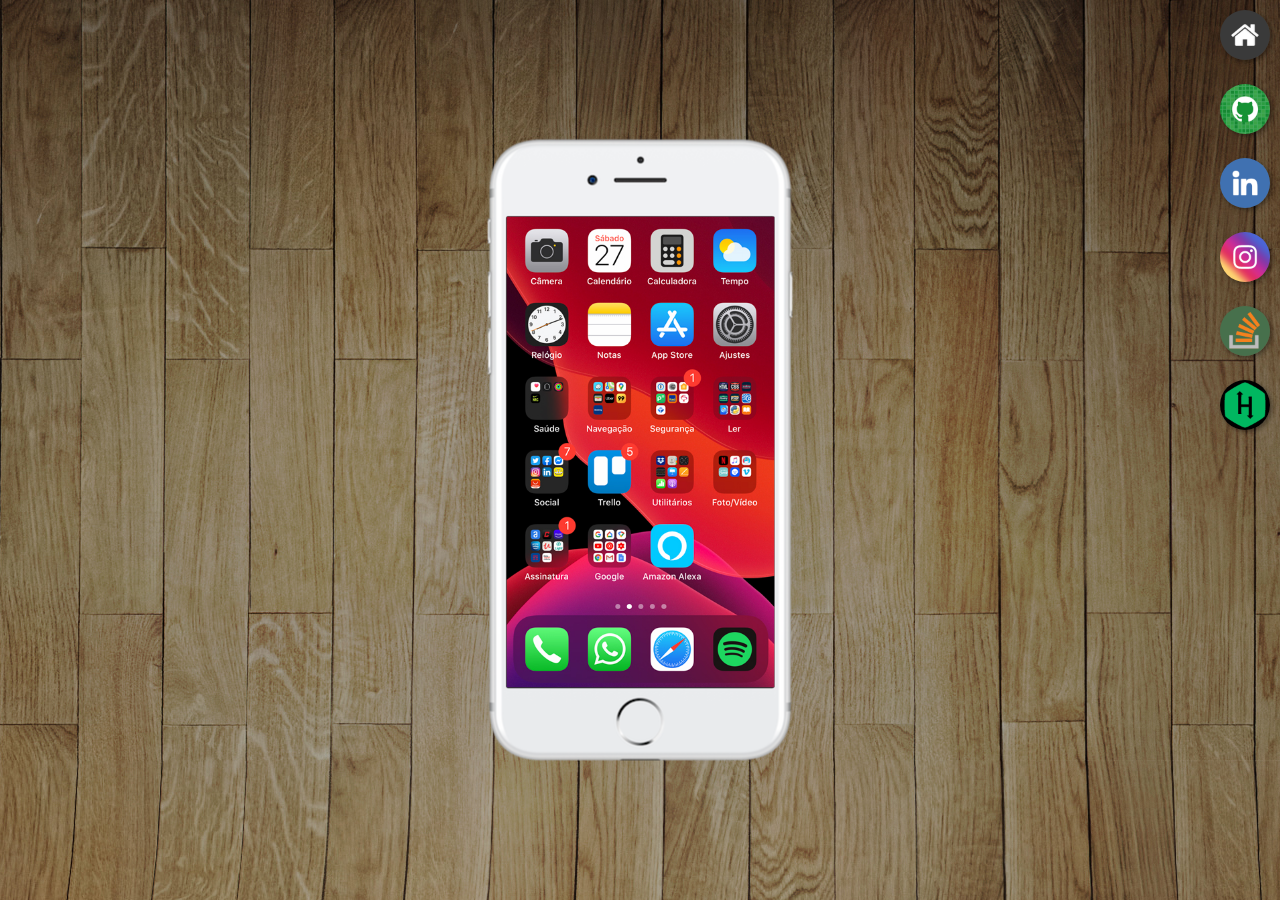
<file: index.html>
<!DOCTYPE html>
<html lang="pt-br">
<head>
    <meta charset="UTF-8">
    <meta name="viewport" content="width=device-width, initial-scale=1.0">
    <title>Projeto Redes Sociais</title>
    <link rel="shortcut icon" href="favicon.ico" type="image/x-icon">
    <link rel="stylesheet" href="estilos/style.css">
</head>
<body>
    <main>
        <section id="celular">
            <iframe src="home.html" name="tela" id="tela" frameborder="0">
                [ERRO] Infelizmente seu <a href="https://www.microsoft.com/en-us/edge?ocid=ORSEARCH_Bing">navegador</a> não é compatível com o conteúdo!
            </iframe>
        </section>
        <section id="redes-sociais">
            <a href="home.html" target="tela"><img src="imagens/logo-home.jpg" alt="Home"></a><br>
            <a href="github.html" target="tela"><img src="imagens/logo-github.jpg" alt="GitHub"></a><br>
            <a href="linkedin.html" target="tela"><img src="imagens/linkedin logo.png" id="linkedin" alt="linkedin"></a><br>
            <a href="insta.html" target="tela"><img src="imagens/logo-instagram.jpg" alt="Instagram"></a><br>
            <a href="stack.html" target="tela"><img src="imagens/stack logo.png" alt="stackoverflow"></a><br>
            <a href="hacker.html" target="tela"><img src="imagens/hackerrank logo.png" alt="hackerrank"></a><br>

        </section>
    </main>
</body>
</html>
</file>
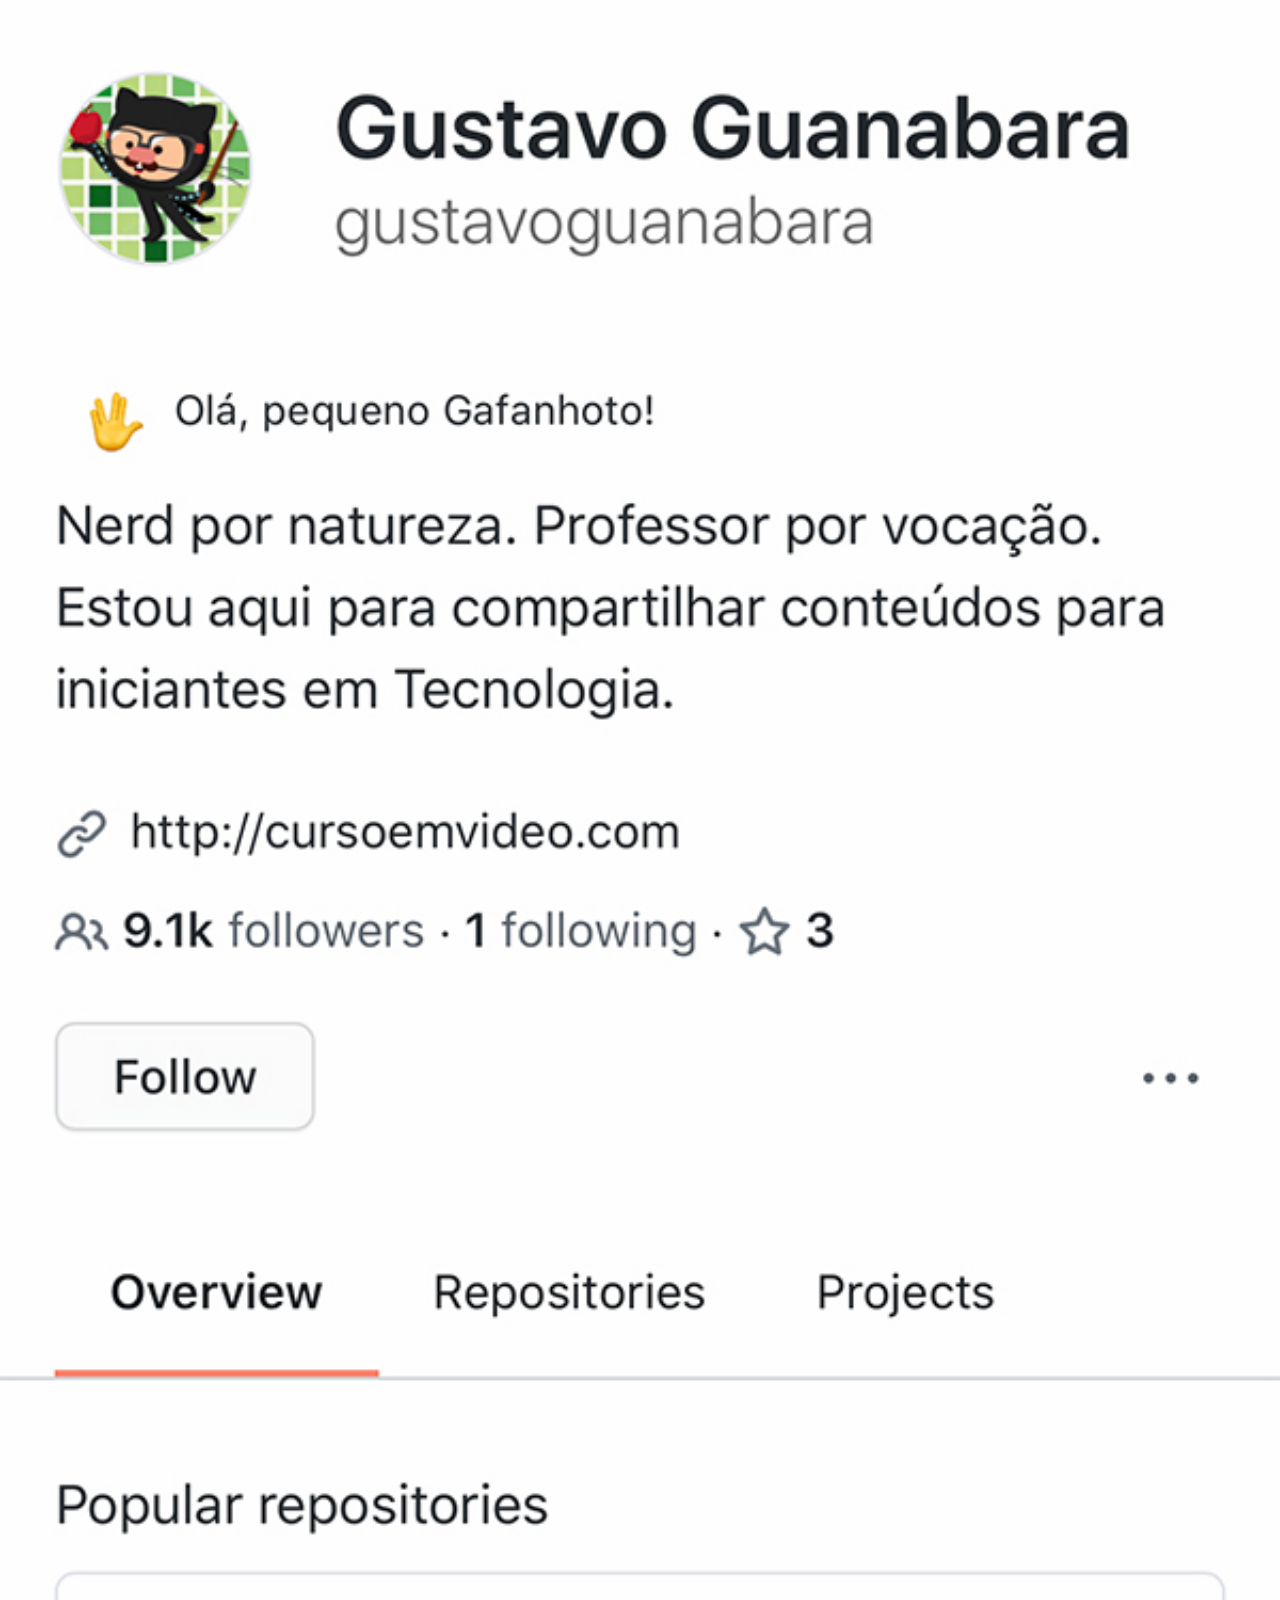
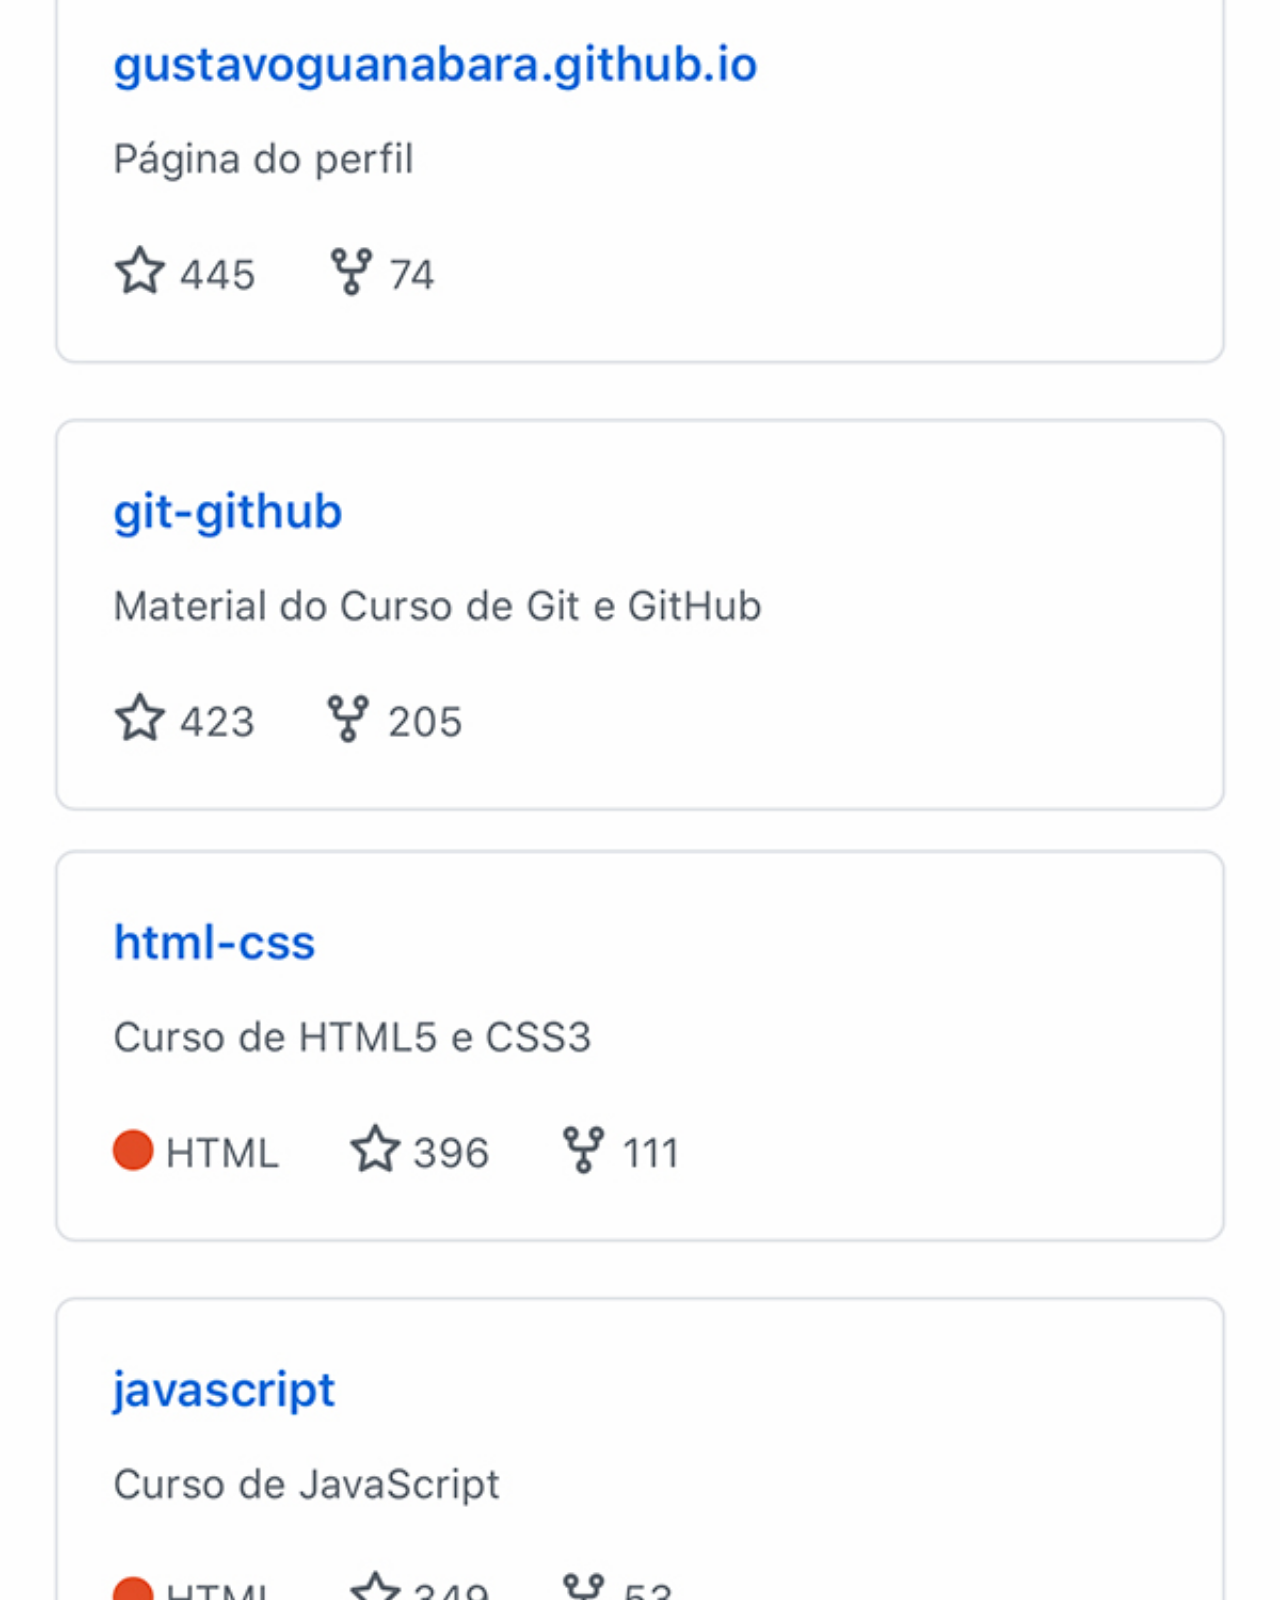
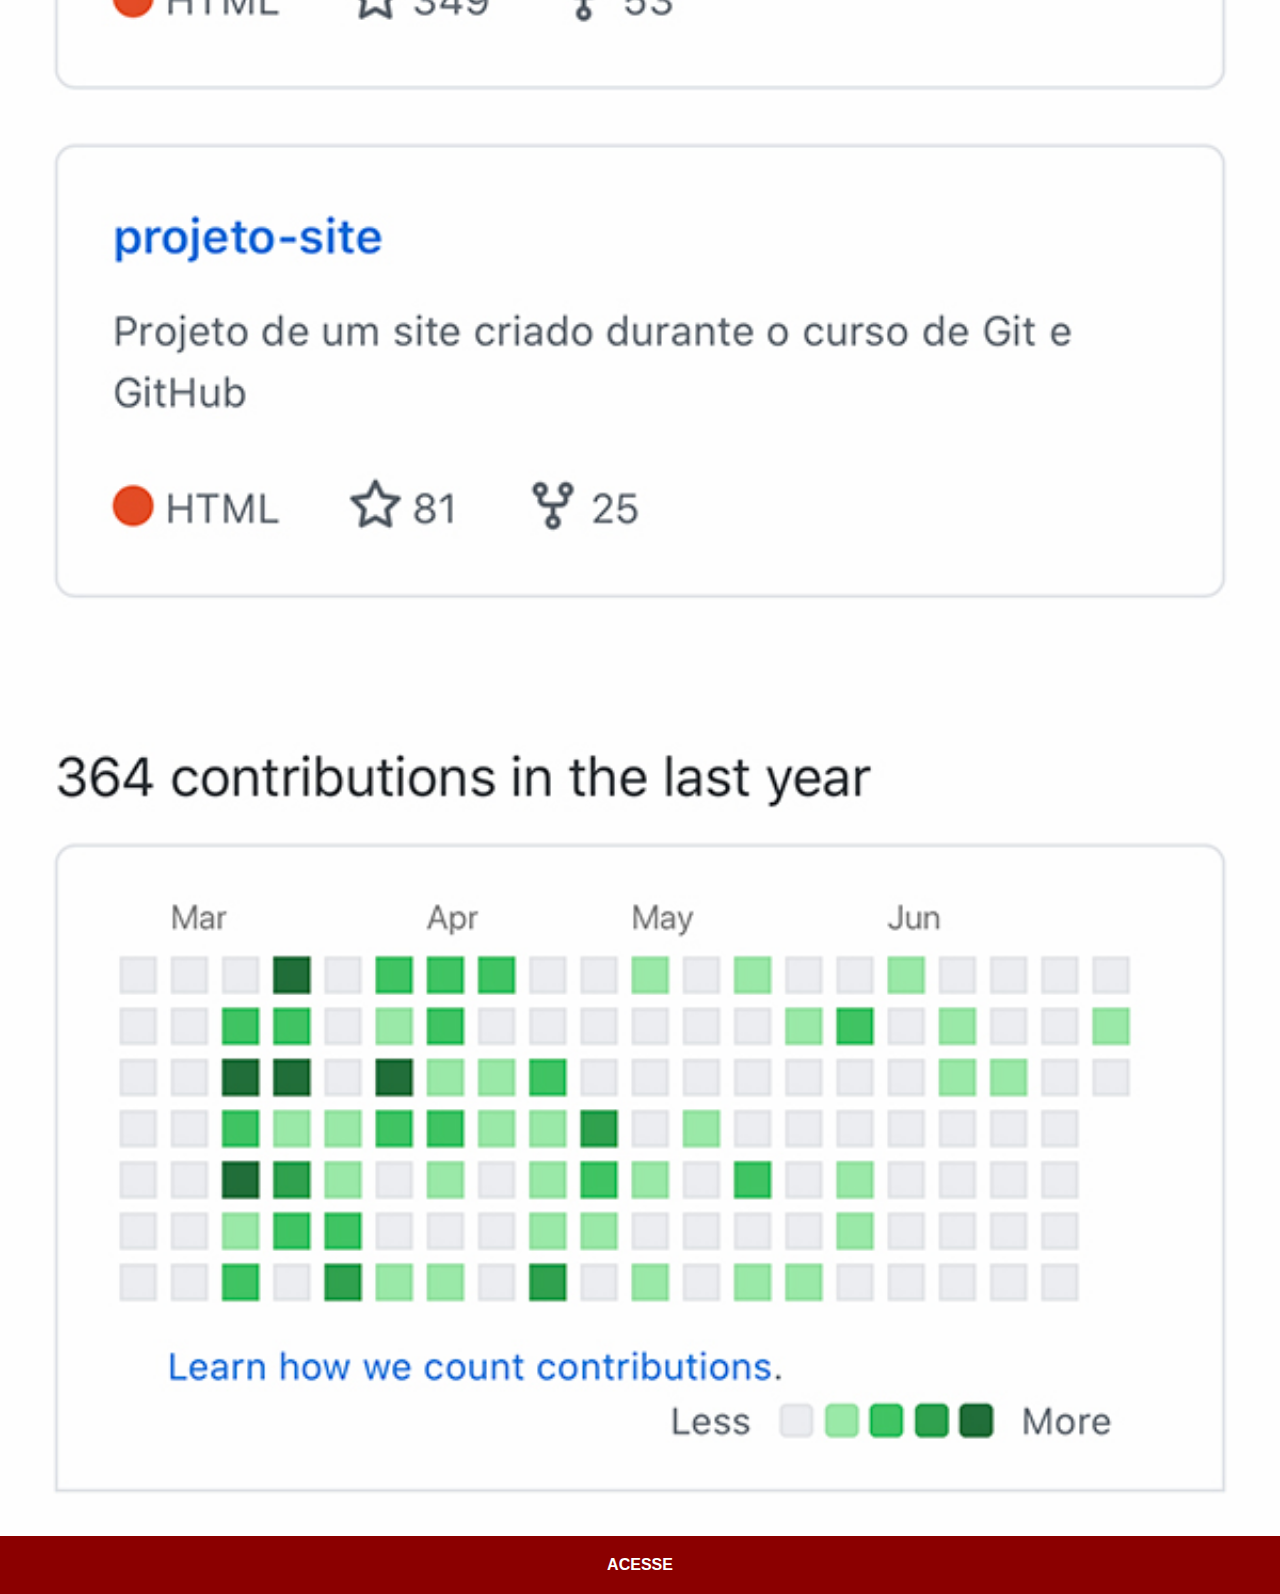
<file: github.html>
<!DOCTYPE html>
<html lang="pt-br">
<head>
    <meta charset="UTF-8">
    <meta name="viewport" content="width=device-width, initial-scale=1.0">
    <title>GitHub</title>
    <link rel="stylesheet" href="estilos/social.css">
</head>
<body>
    <img src="imagens/tela-github.jpg" alt="GitHub">
    <a href="https://github.com/buaretti" target="_blank">ACESSE</a>
</body>
</html>
</file>
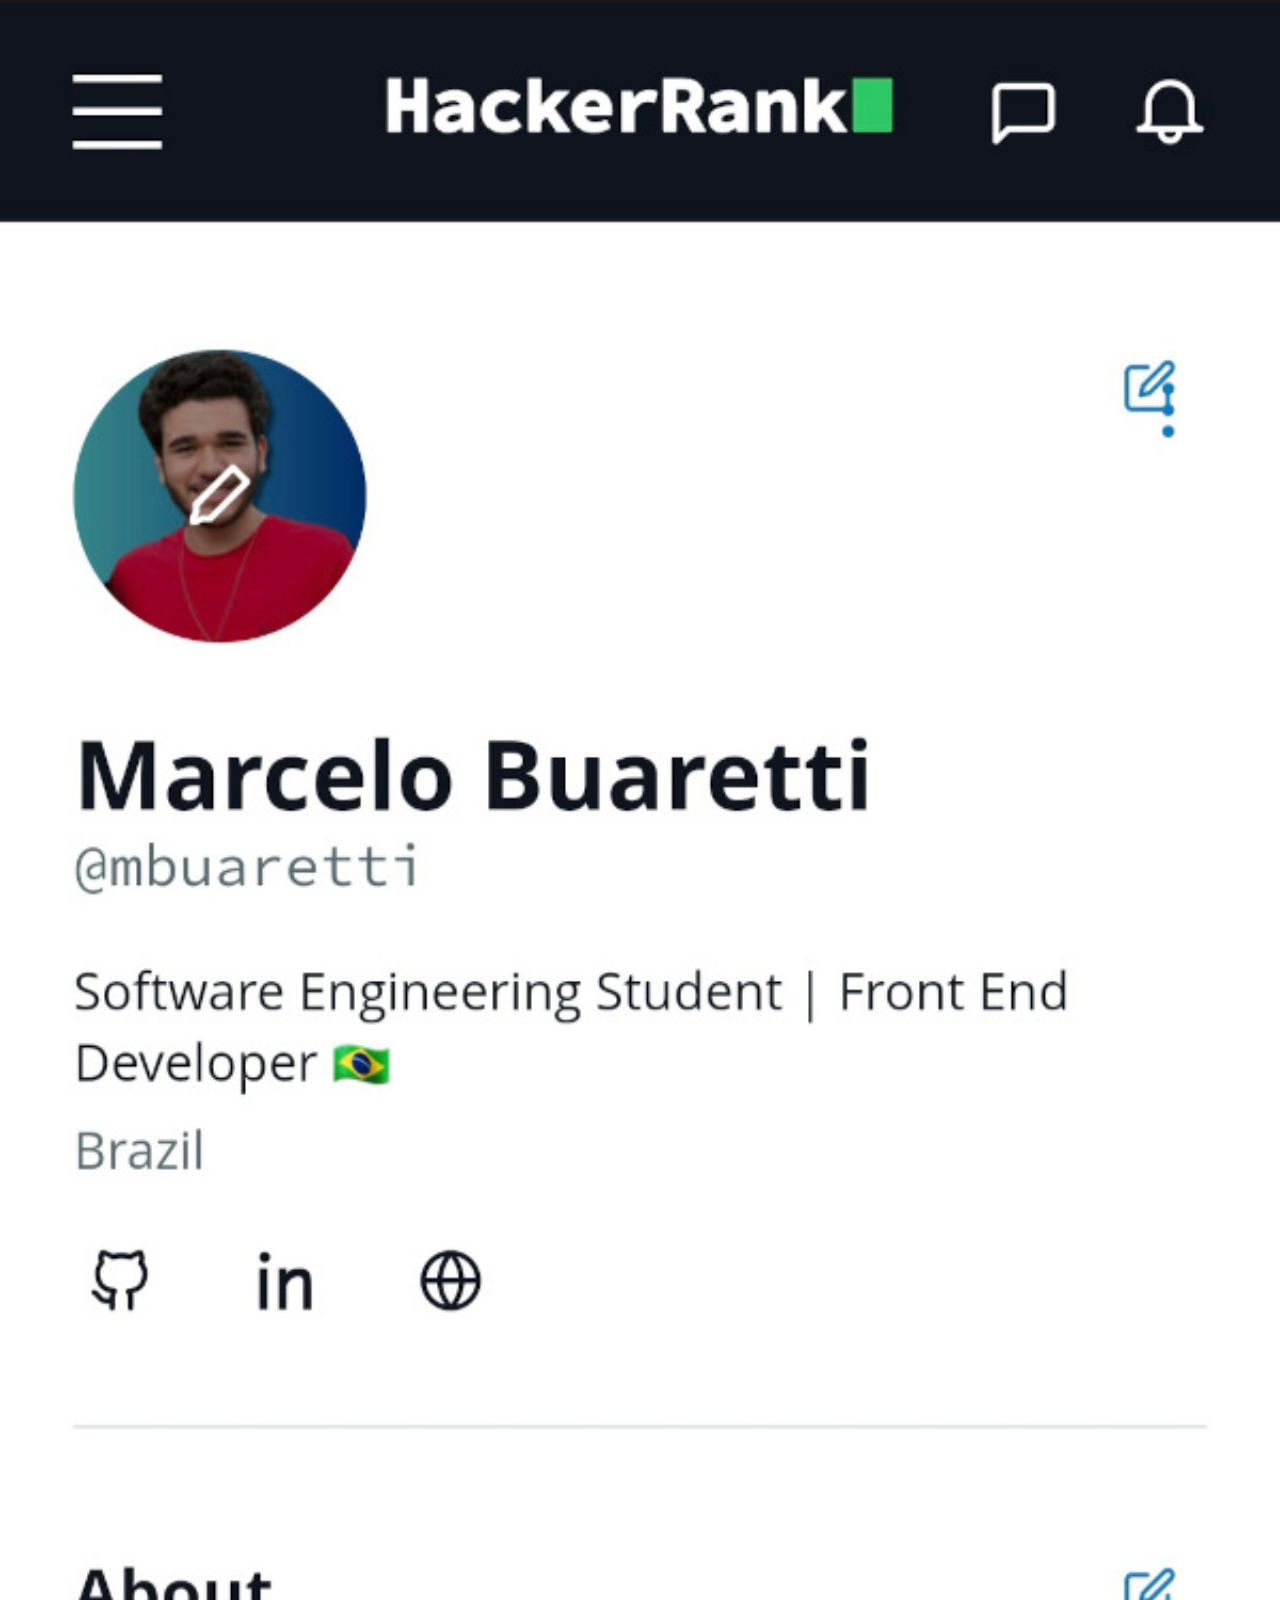
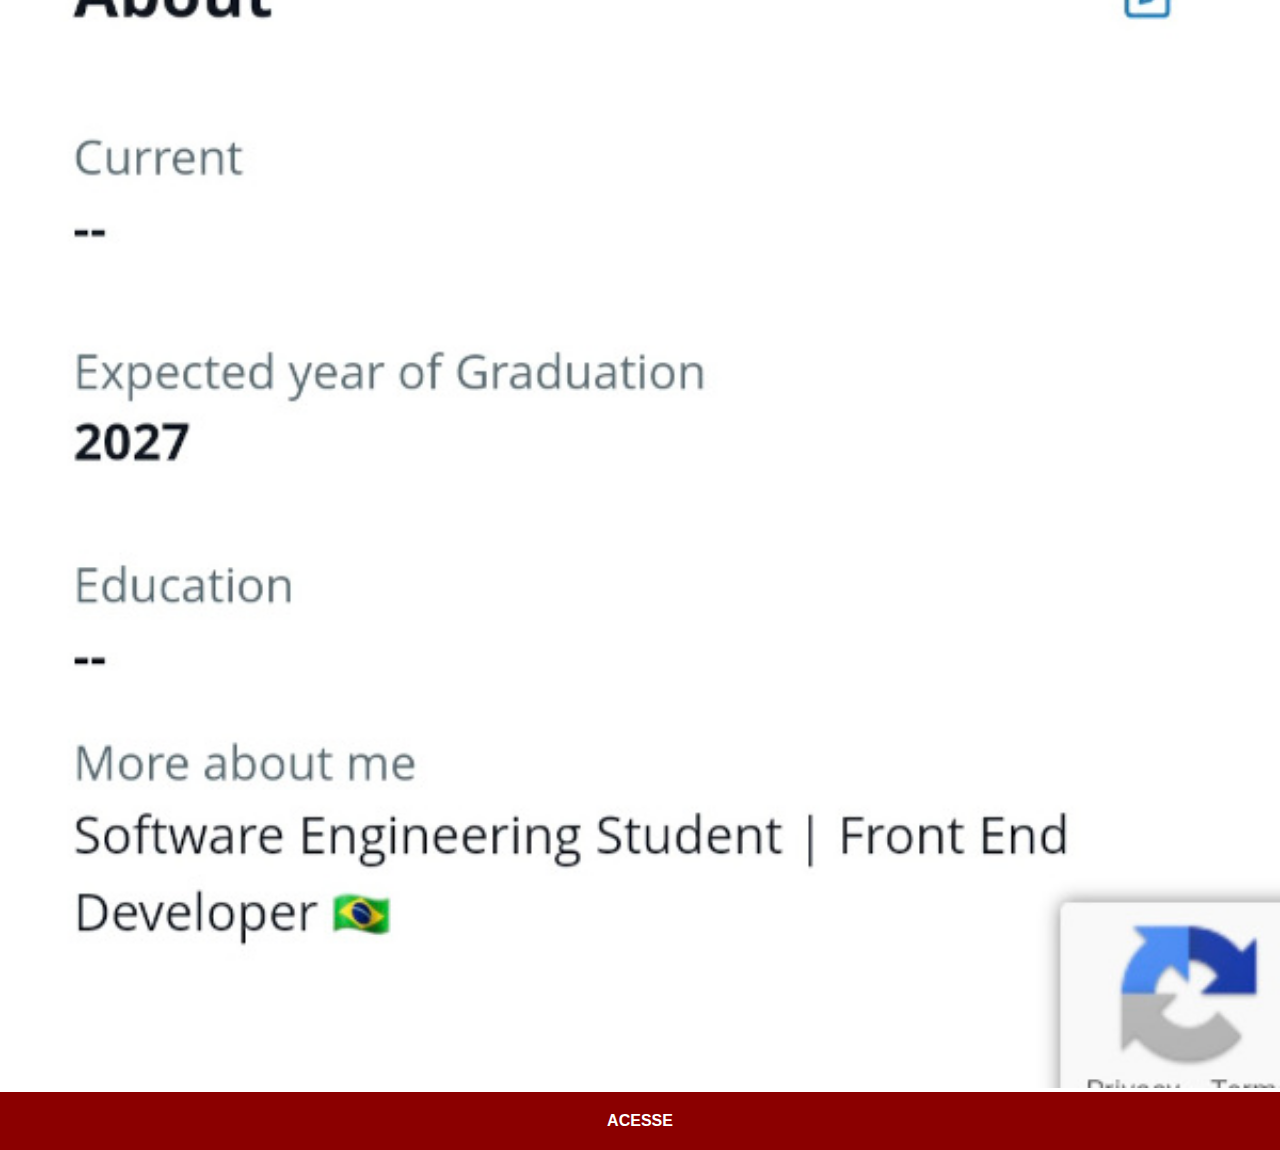
<file: hacker.html>
<!DOCTYPE html>
<html lang="pt-br">
<head>
    <meta charset="UTF-8">
    <meta name="viewport" content="width=device-width, initial-scale=1.0">
    <title>Hackerrank</title>
    <link rel="stylesheet" href="estilos/social.css">
</head>
<body>
    <img src="imagens/tela-hacker.jpg" alt="Hackerrank">
    <a href="https://www.hackerrank.com/mbuaretti" target="_blank">ACESSE</a>
</body>
</html>
</file>
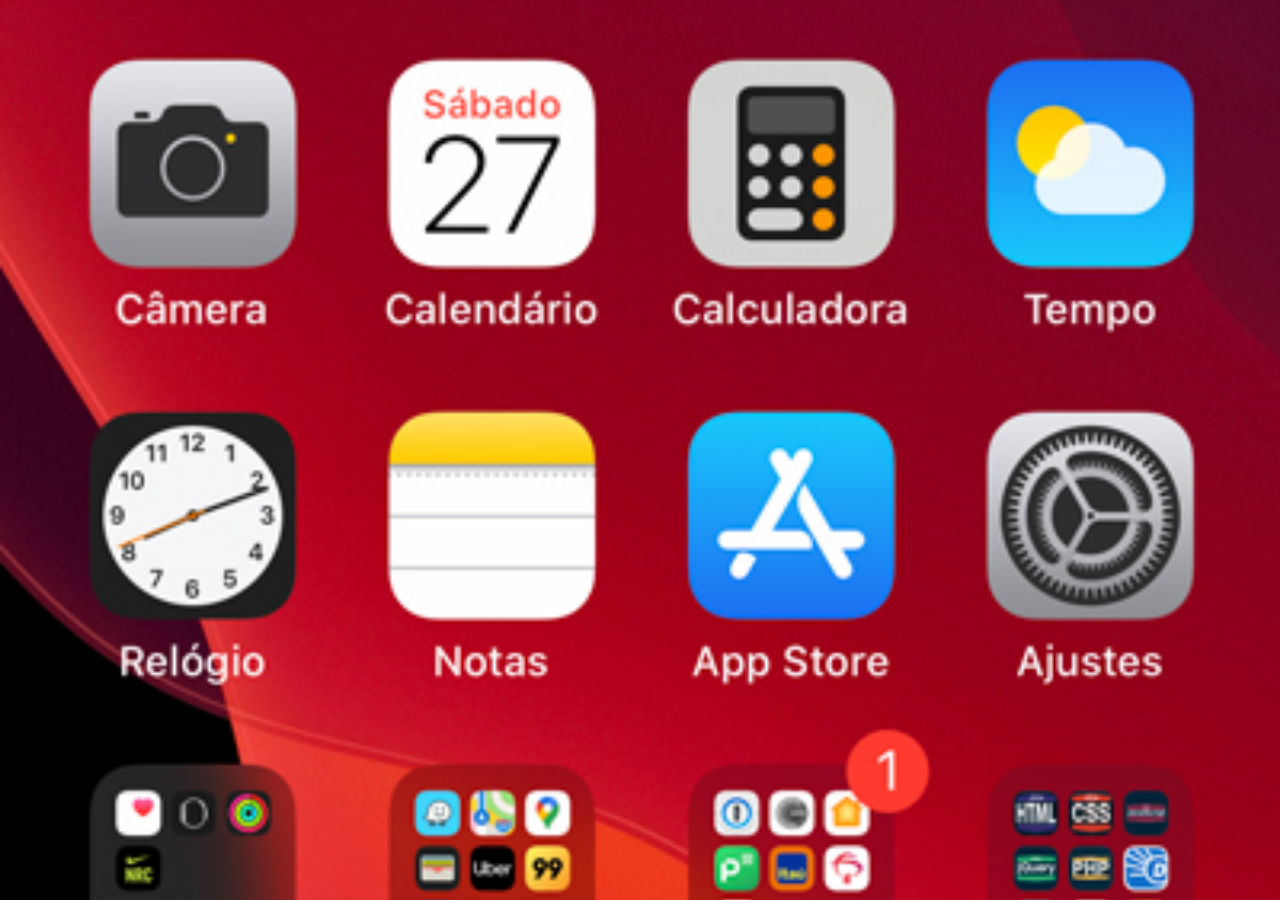
<file: home.html>
<!DOCTYPE html>
<html lang="pt-br">
<head>
    <meta charset="UTF-8">
    <meta name="viewport" content="width=device-width, initial-scale=1.0">
    <title>Home</title>
</head>
<style>
    *{
        margin: 0px;
        padding: 0px;
    }

    body{
        width: 100vw;
        height: 100vh;
        background: black url(imagens/tela-home.jpg) no-repeat top center;
        background-size: cover;
    }
</style>
<body>
    
</body>
</html>
</file>
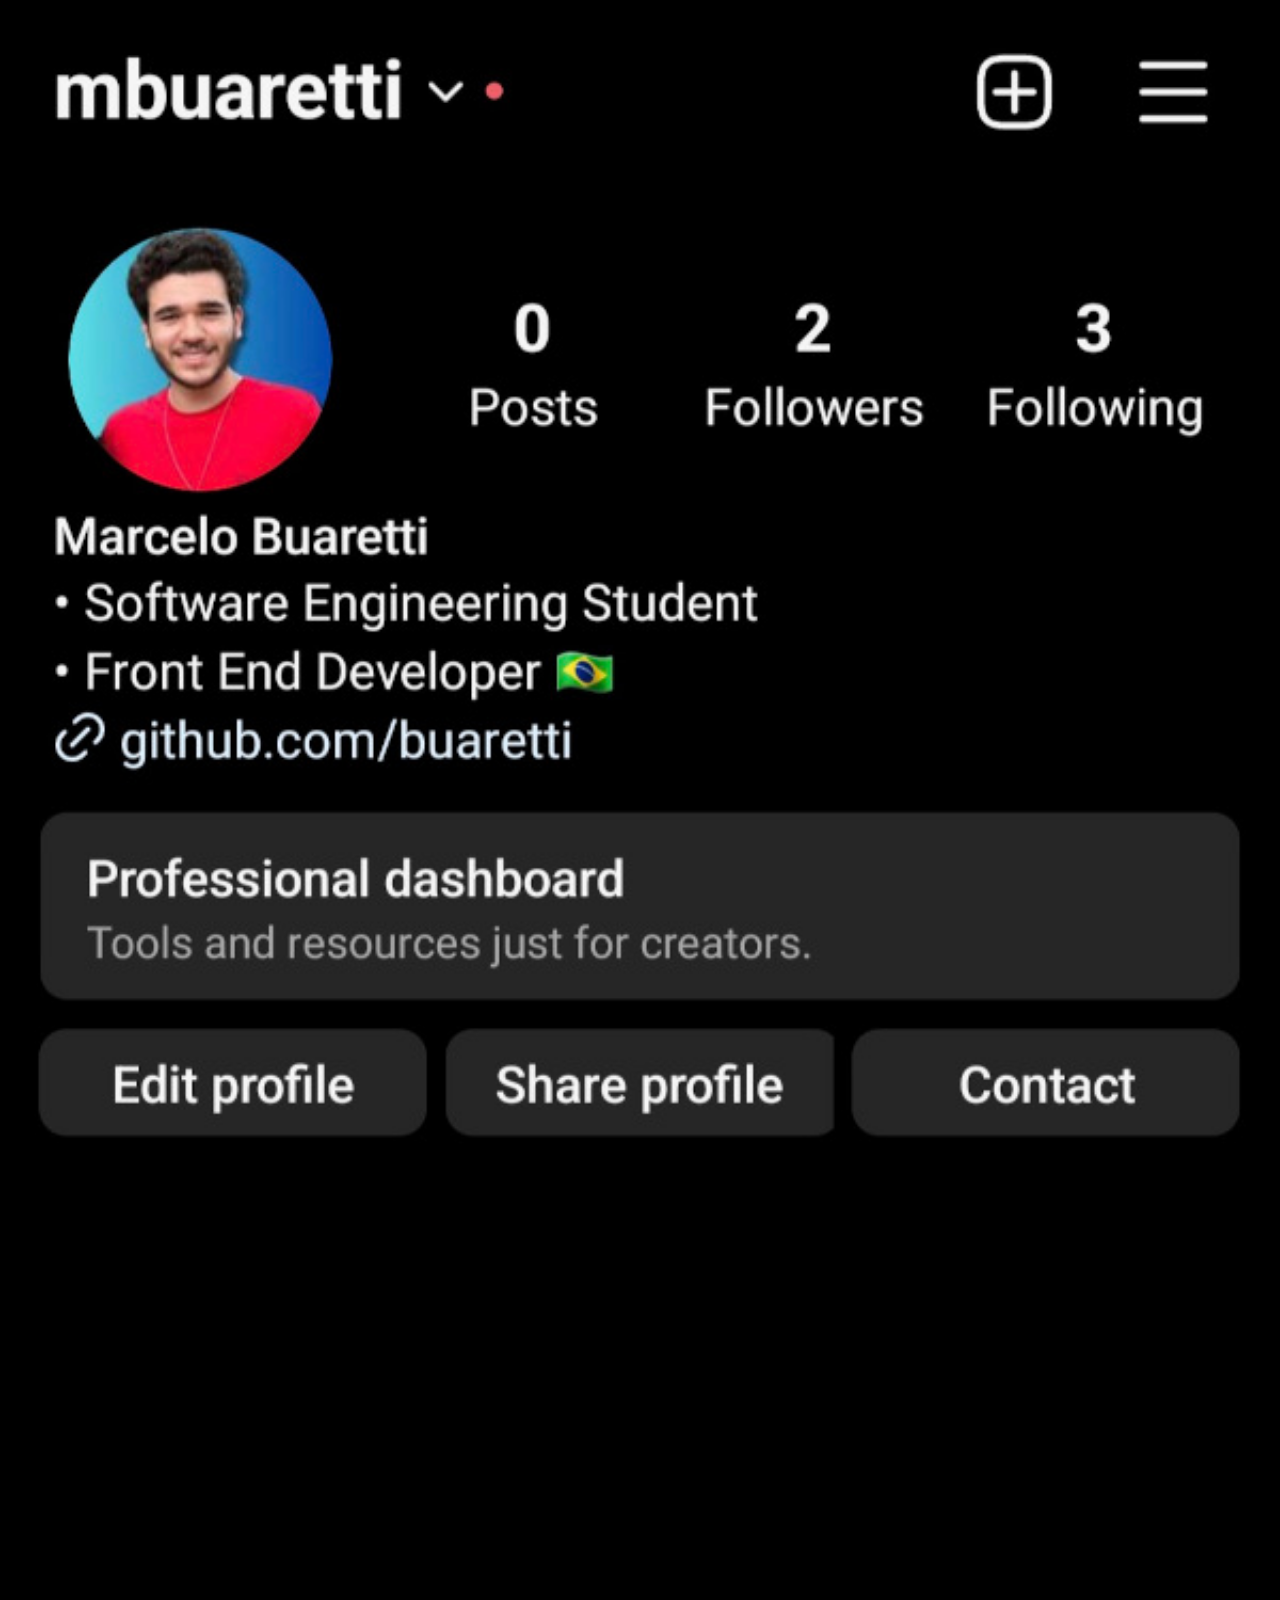
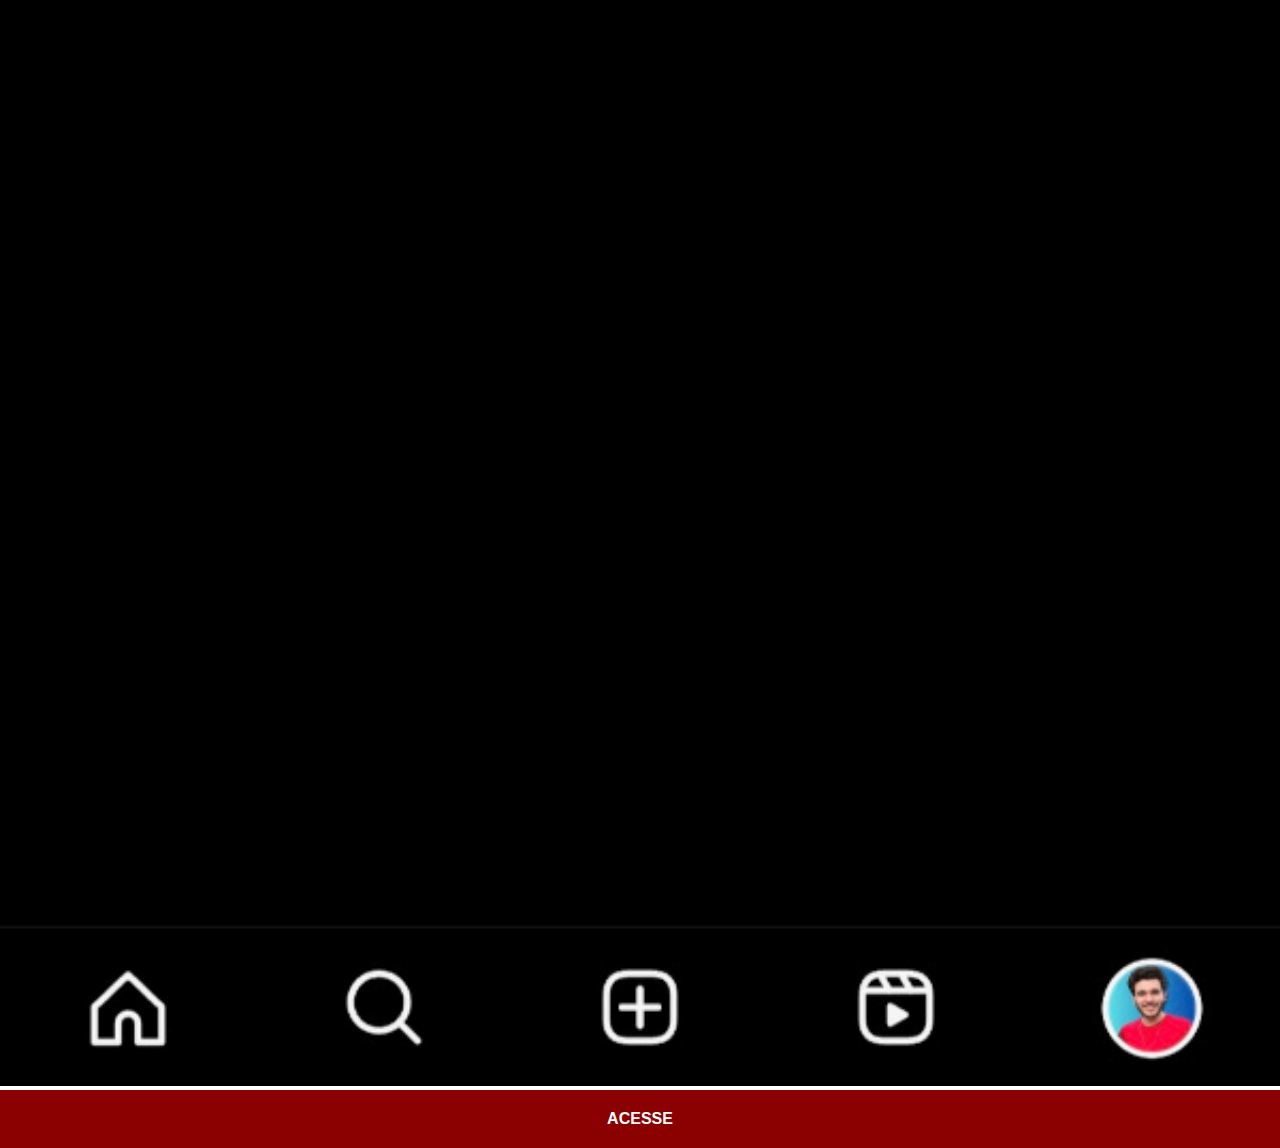
<file: insta.html>
<!DOCTYPE html>
<html lang="pt-br">
<head>
    <meta charset="UTF-8">
    <meta name="viewport" content="width=device-width, initial-scale=1.0">
    <title>GitHub</title>
    <link rel="stylesheet" href="estilos/social.css">
</head>
<body>
    <img src="imagens/insta-tela.jpg" alt="Instagram">
    <a href="https://www.instagram.com/mbuaretti/" target="_blank">ACESSE</a>
</body>
</html>
</file>
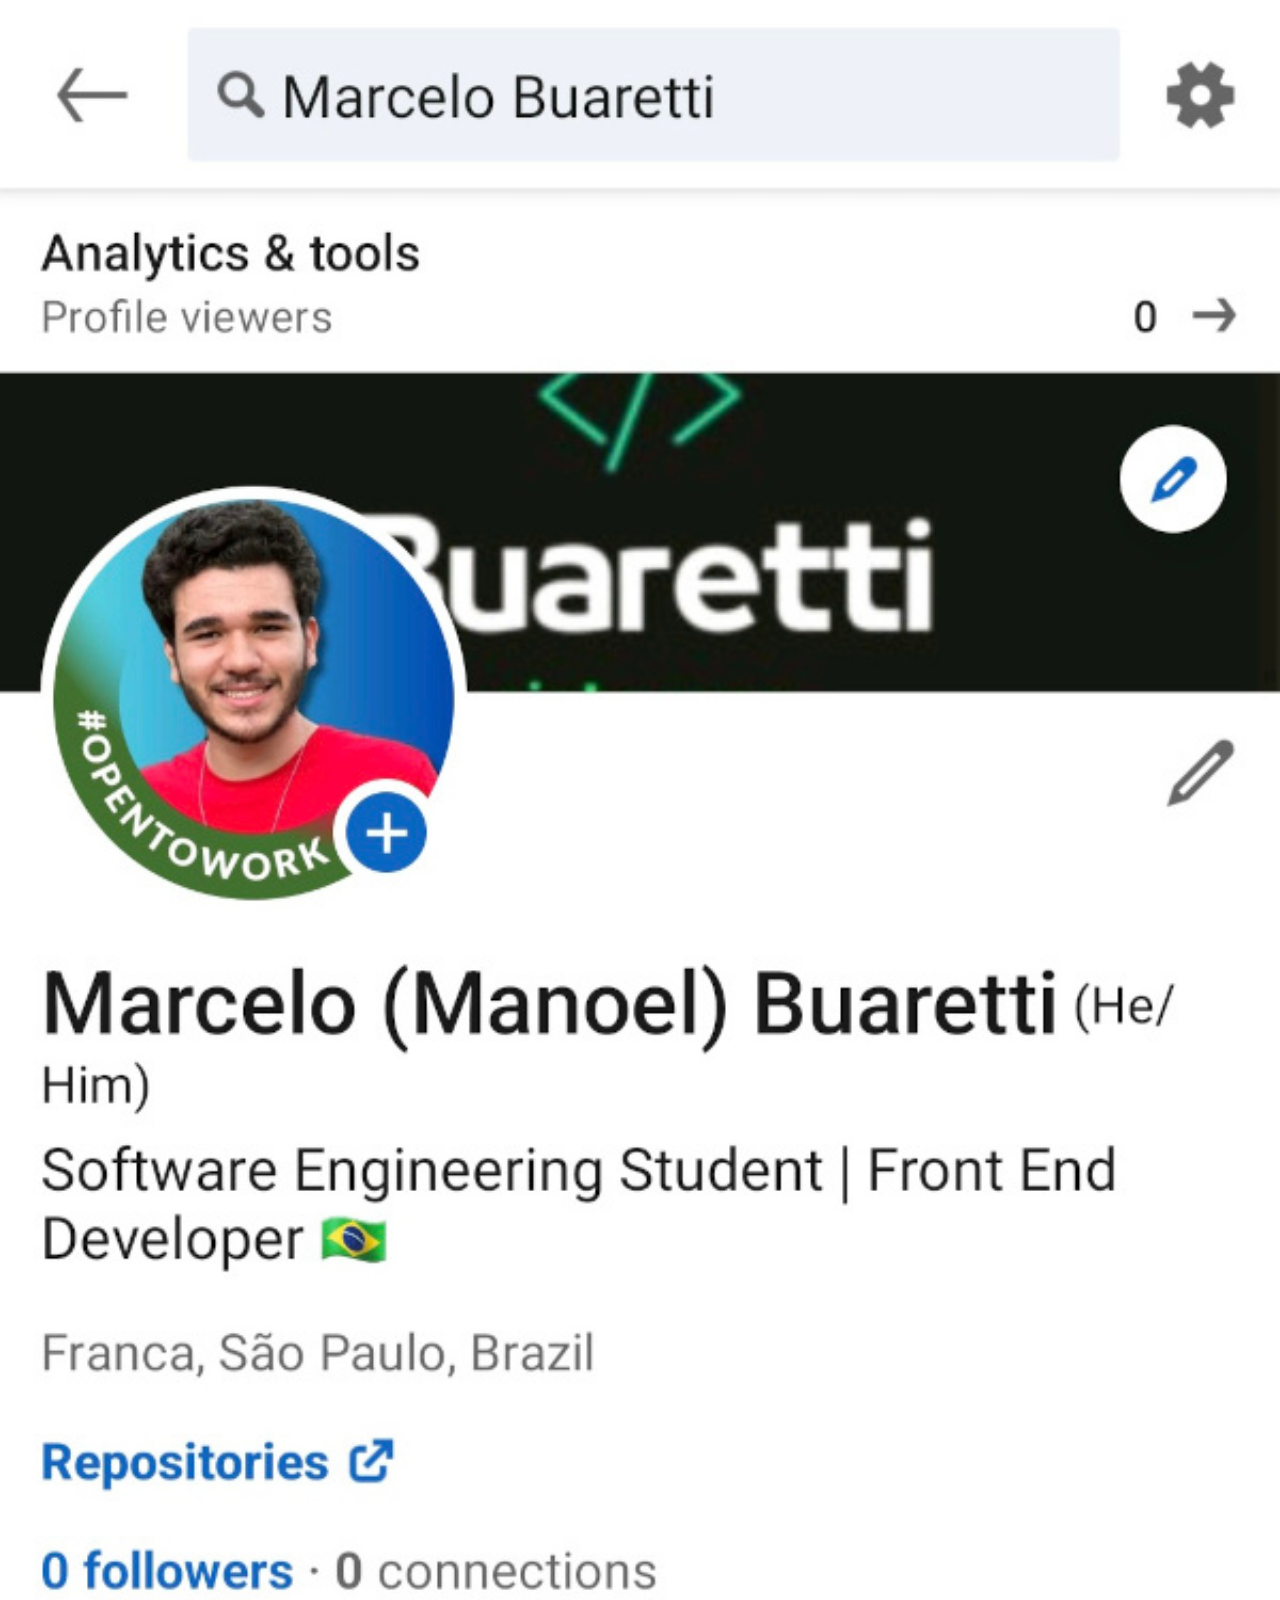
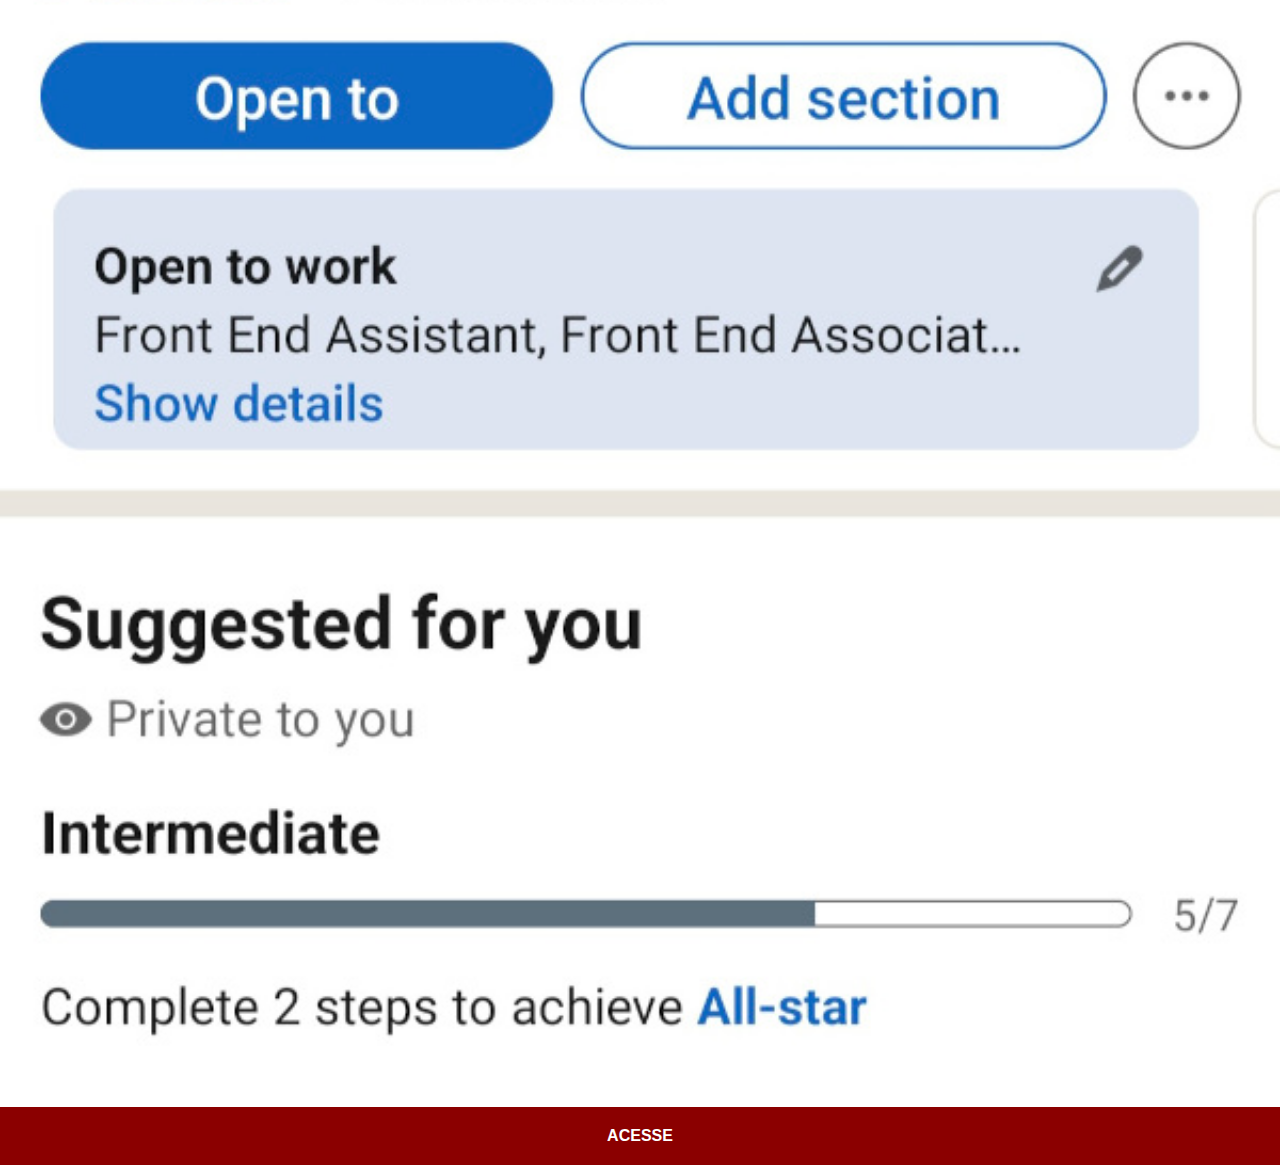
<file: linkedin.html>
<!DOCTYPE html>
<html lang="pt-br">
<head>
    <meta charset="UTF-8">
    <meta name="viewport" content="width=device-width, initial-scale=1.0">
    <title>GitHub</title>
    <link rel="stylesheet" href="estilos/social.css">
</head>
<body>
    <img src="imagens/linkedin-tela.jpg" alt="linkedin">
    <a href="https://www.linkedin.com/in/marcelo-buaretti-a6aa5528a/" target="_blank">ACESSE</a>
</body>
</html>
</file>
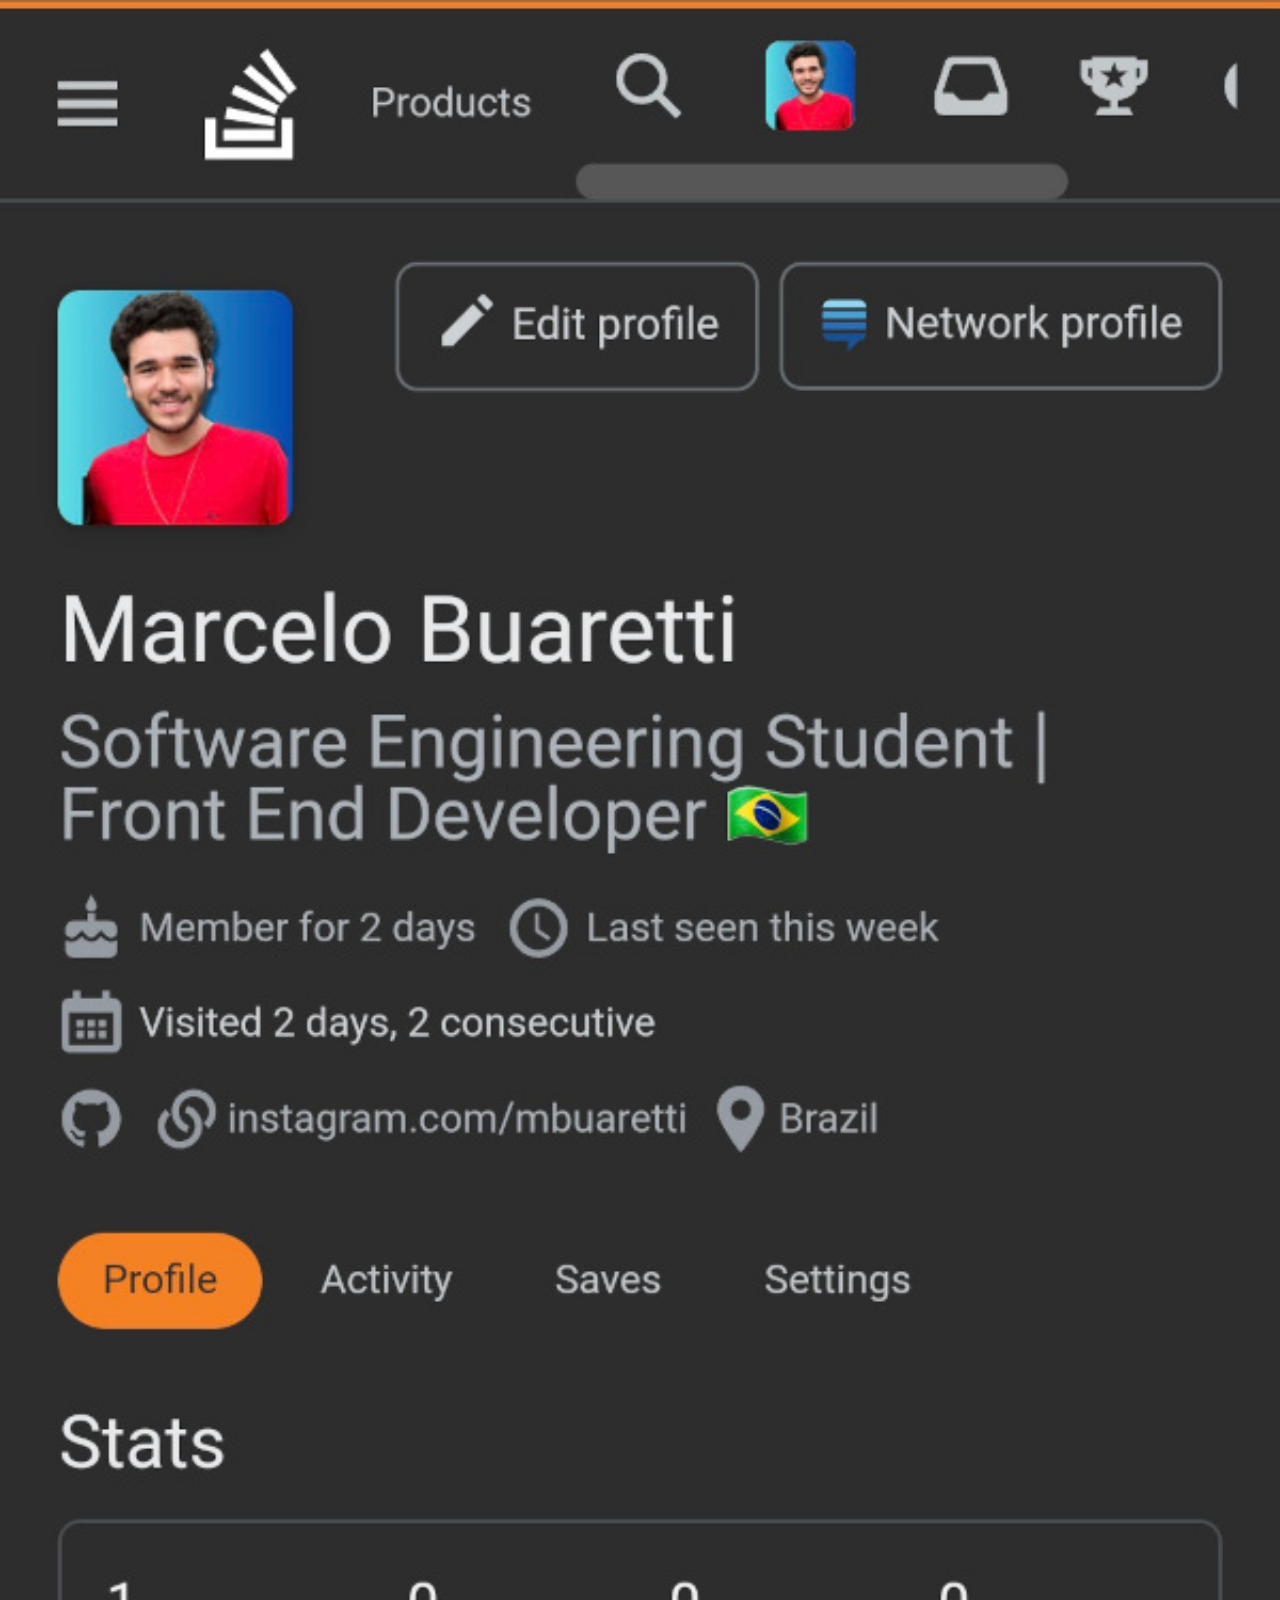
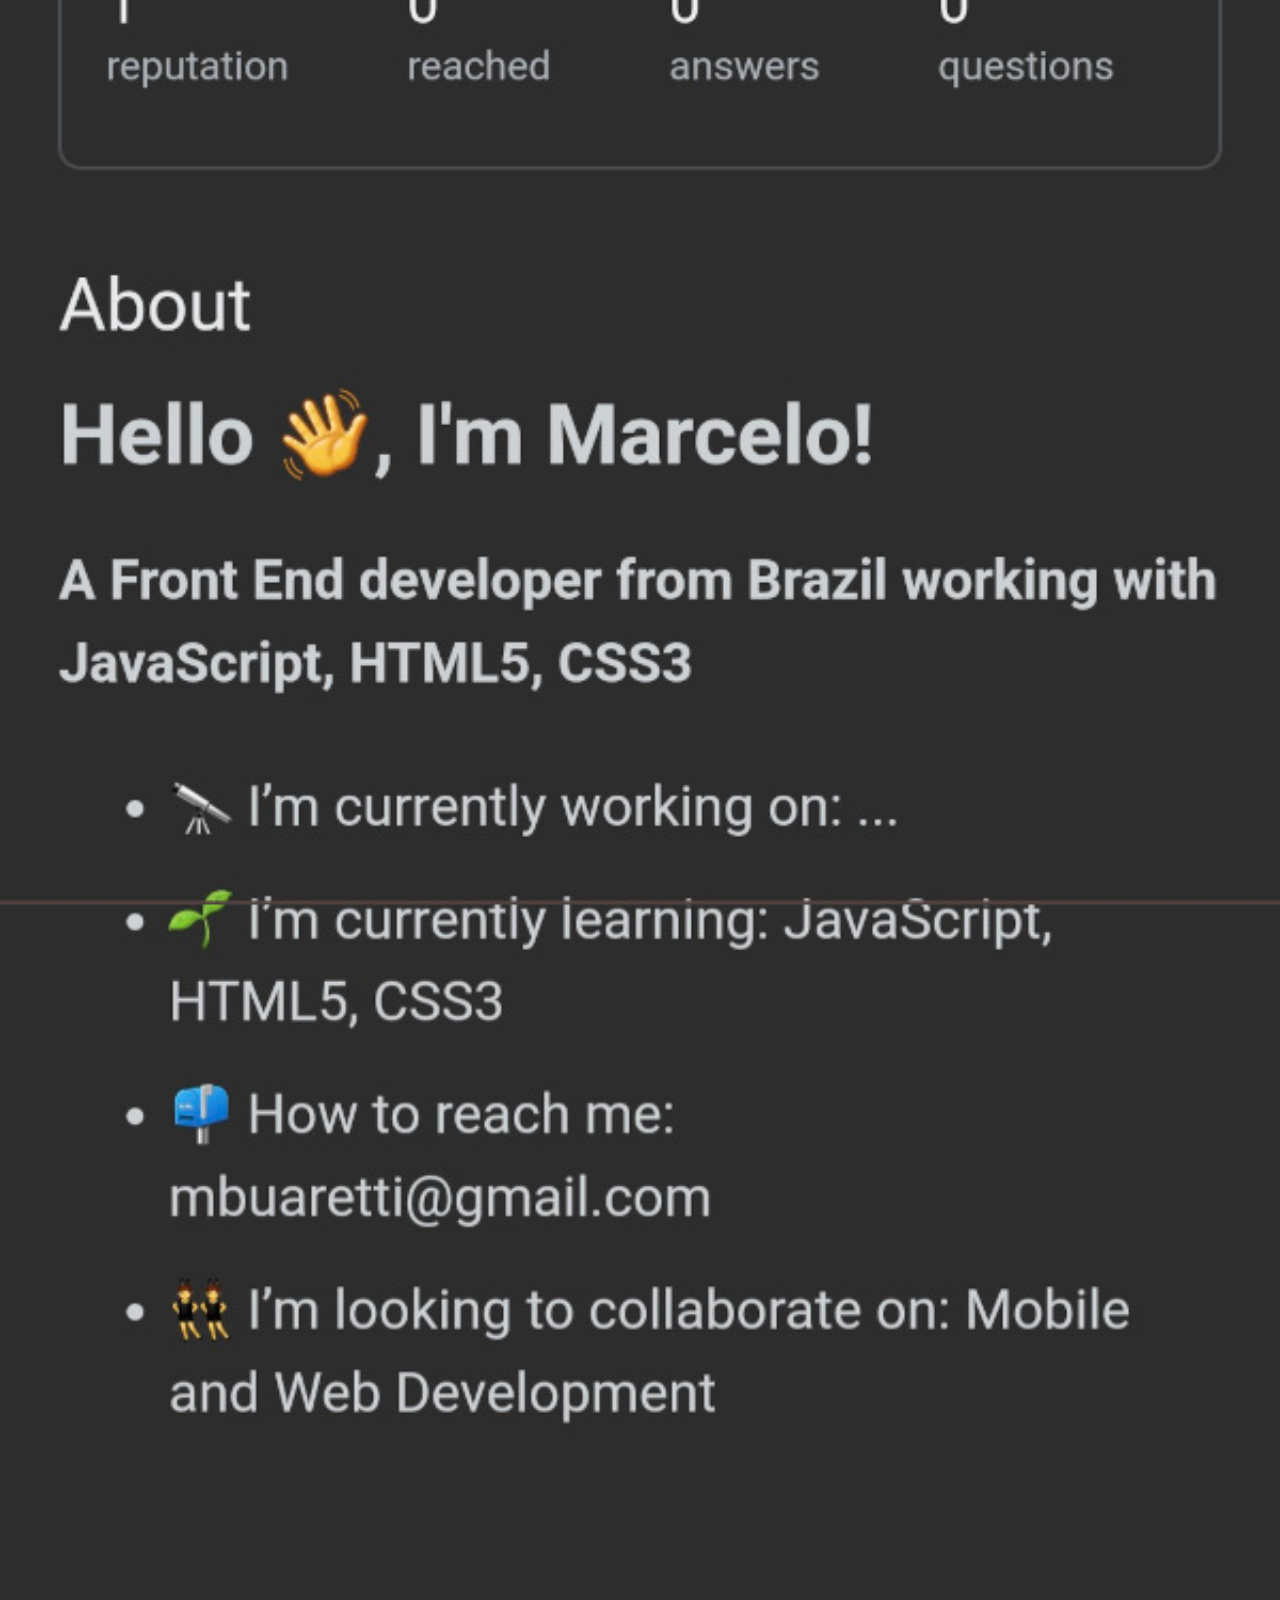
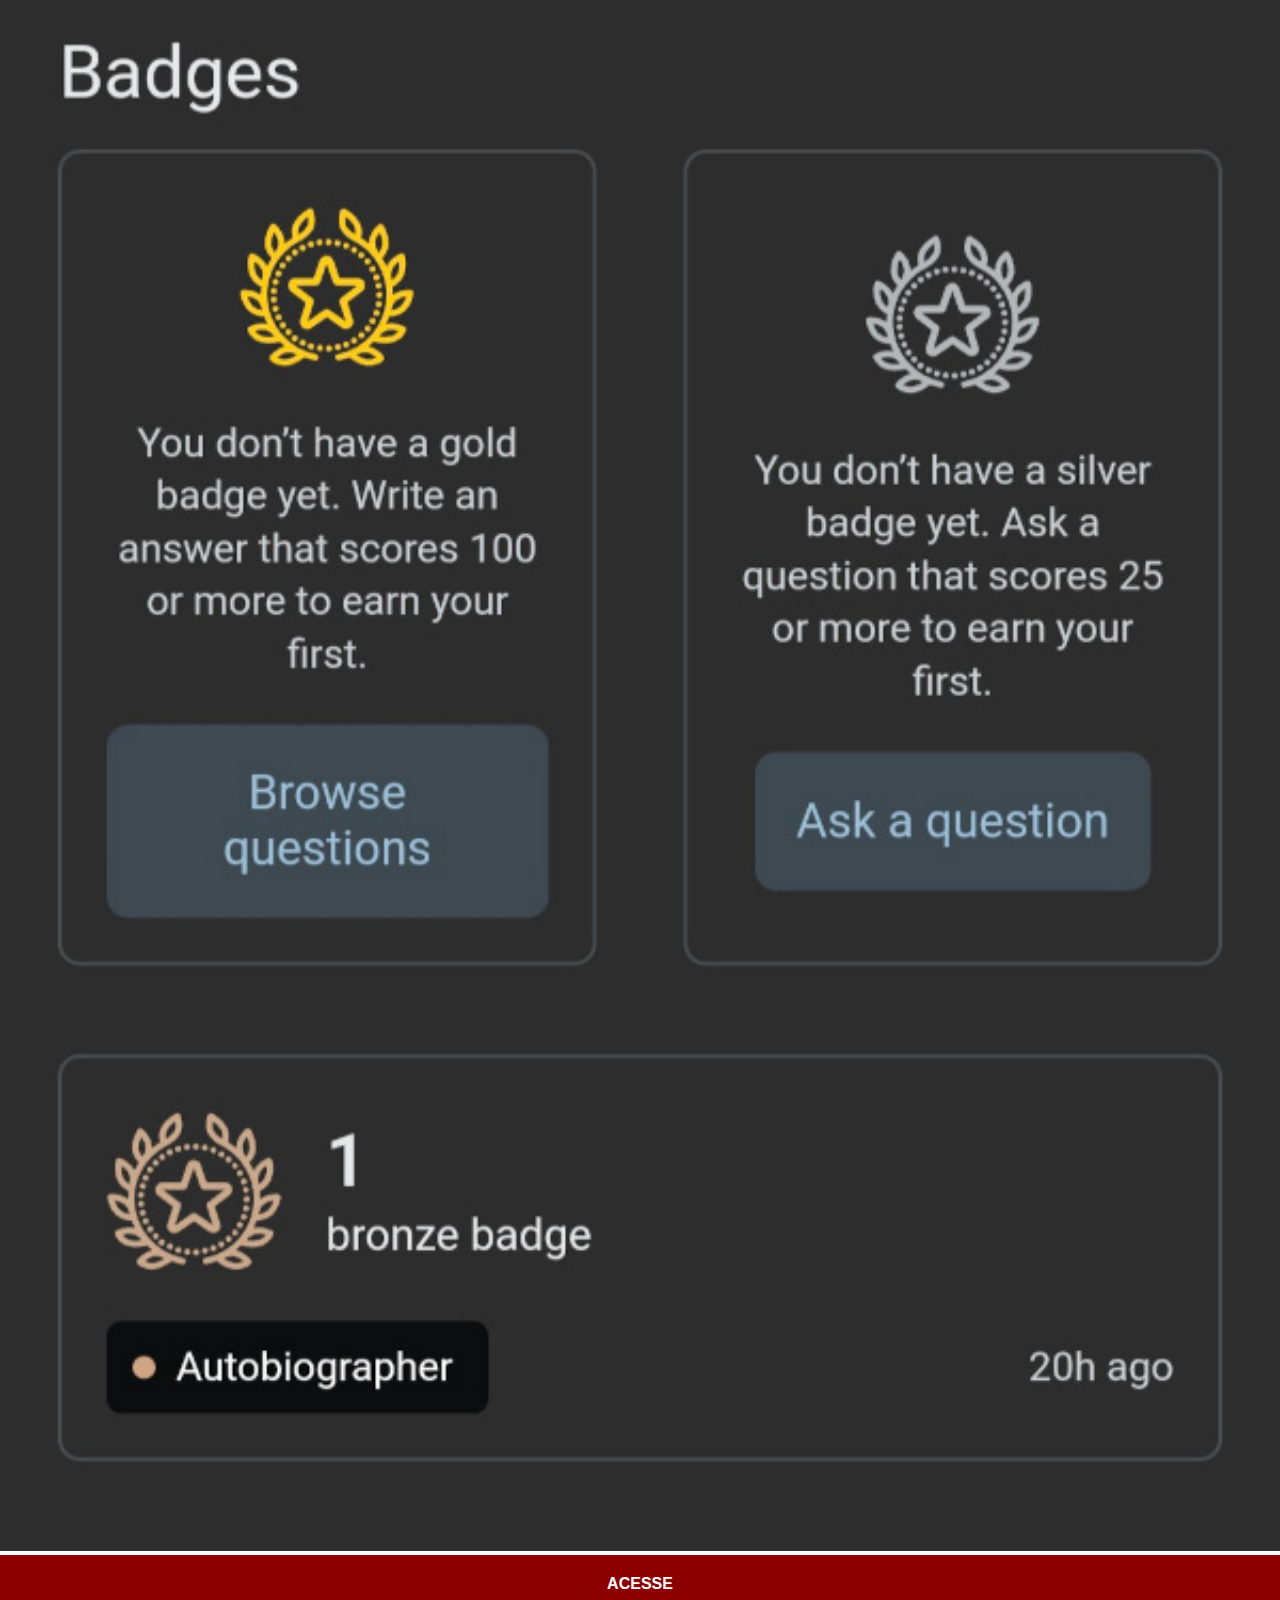
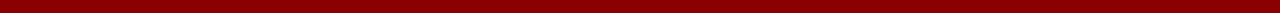
<file: stack.html>
<!DOCTYPE html>
<html lang="pt-br">
<head>
    <meta charset="UTF-8">
    <meta name="viewport" content="width=device-width, initial-scale=1.0">
    <title>Hackerrank</title>
    <link rel="stylesheet" href="estilos/social.css">
</head>
<body>
    <img src="imagens/stack-tela.jpg" alt="stackoverflow">
    <a href="https://stackoverflow.com/users/22498409/marcelo-buaretti" target="_blank">ACESSE</a>
</body>
</html>
</file>
<file: estilos/style.css>
@charset "UTF-8";

*{
    padding: 0px;
    margin: 0px;
    font-family: Arial, Helvetica, sans-serif;
}

html, body {
    height: 100vh;
    width: 100vw;
    background-color: black;
}

body{
    background-size: cover;
    background-attachment: fixed;
    background: url(../imagens/fundo-madeira.jpg) no-repeat top center;
}

main{
    height: 100vh;
    position: relative;

}

section#celular{
    height: 627px;
    width: 311px;
    position: absolute;
    top: 50%;
    left: 50%;
    transform: translate(-50%, -50%);
    background: url(../imagens/frame-iphone.png) no-repeat;
}

iframe#tela{
    position: relative;
    top: 80px;
    width: 267.5px;
    height: 470.8px;
    left: 22.3px;
}

section#redes-sociais{
    text-align: right;
}

section#redes-sociais img{
    width: 50px;
    margin: 10px;
    border-radius: 50%;
    box-shadow: 2px 2px 5px rgba(0, 0, 0, 0.403);
    box-sizing: border-box;
}

section#redes-sociais img:hover{
    border: 2px solid rgba(255, 255, 255, 0.358);
    transform: translate(-3px, -3px);
    box-shadow: 5px 5px 10px rgba(0, 0, 0, 0.463);
    transition: transform 0.3s, border 0.1s;
}
</file>
<file: estilos/social.css>
@charset "UTF-8";

*{
    margin: 0px;
    padding: 0px;
    font-family: Arial, Helvetica, sans-serif;
}

::-webkit-scrollbar{
    width: 0px;
    height: 0px;
}

img{
    width: 100vw;
}

a{
    display: block;
    background-color: darkred;
    color: white;
    padding: 20px;
    text-align: center;
    font-weight: bolder;
    text-decoration: none;
}

a:hover{
    background-color: red;
}
</file>
